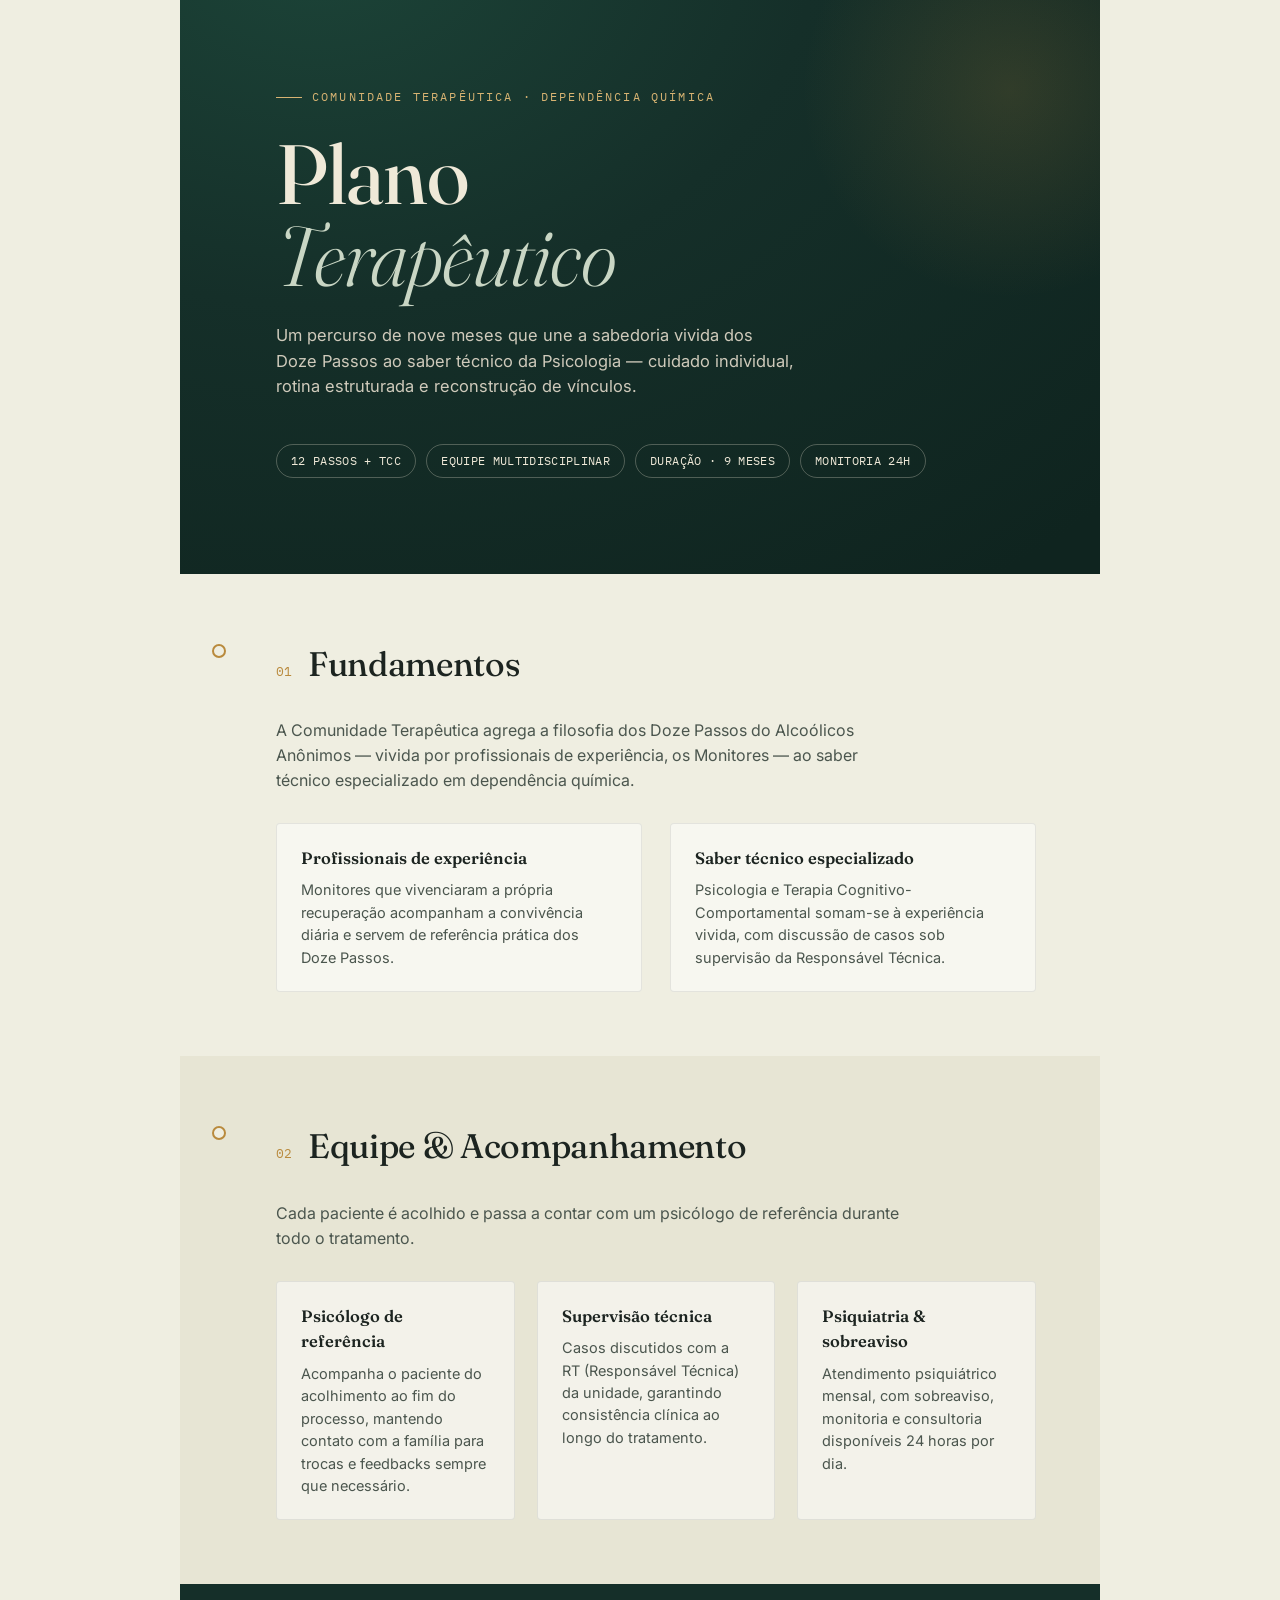
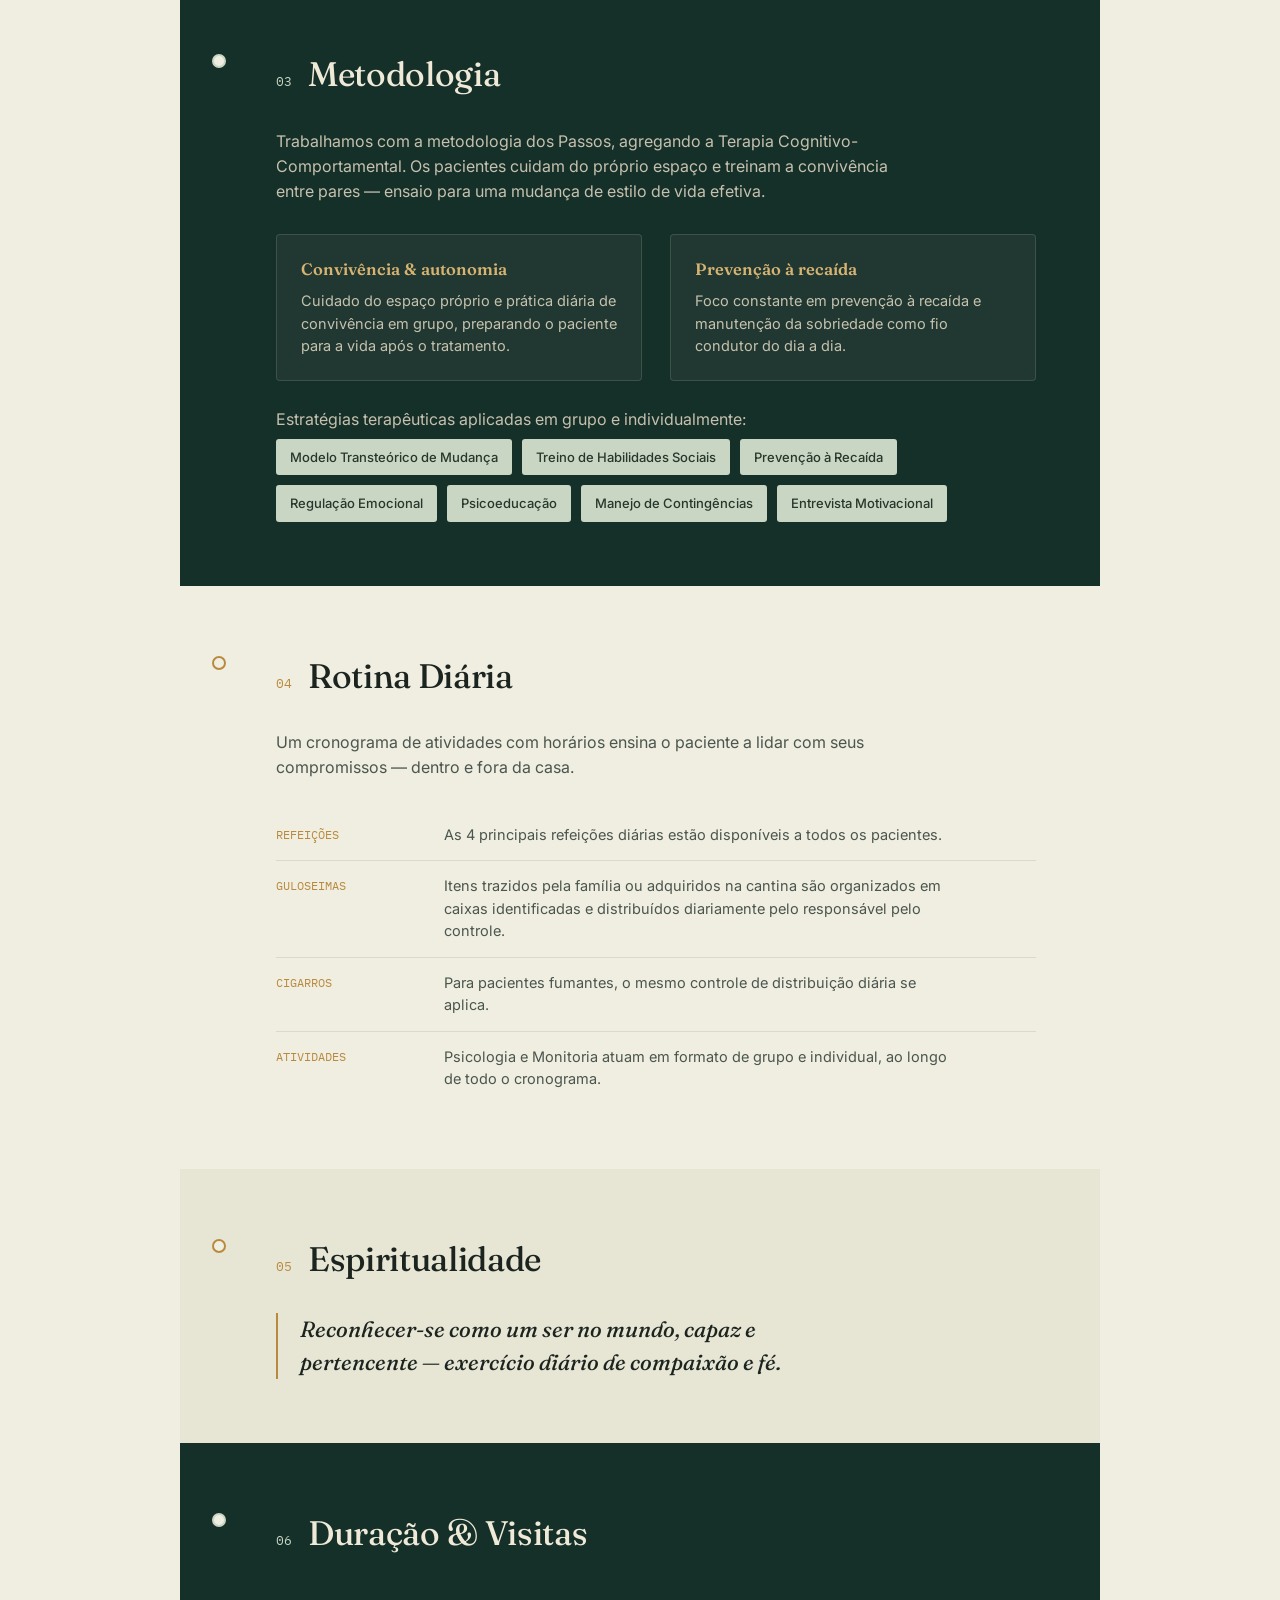
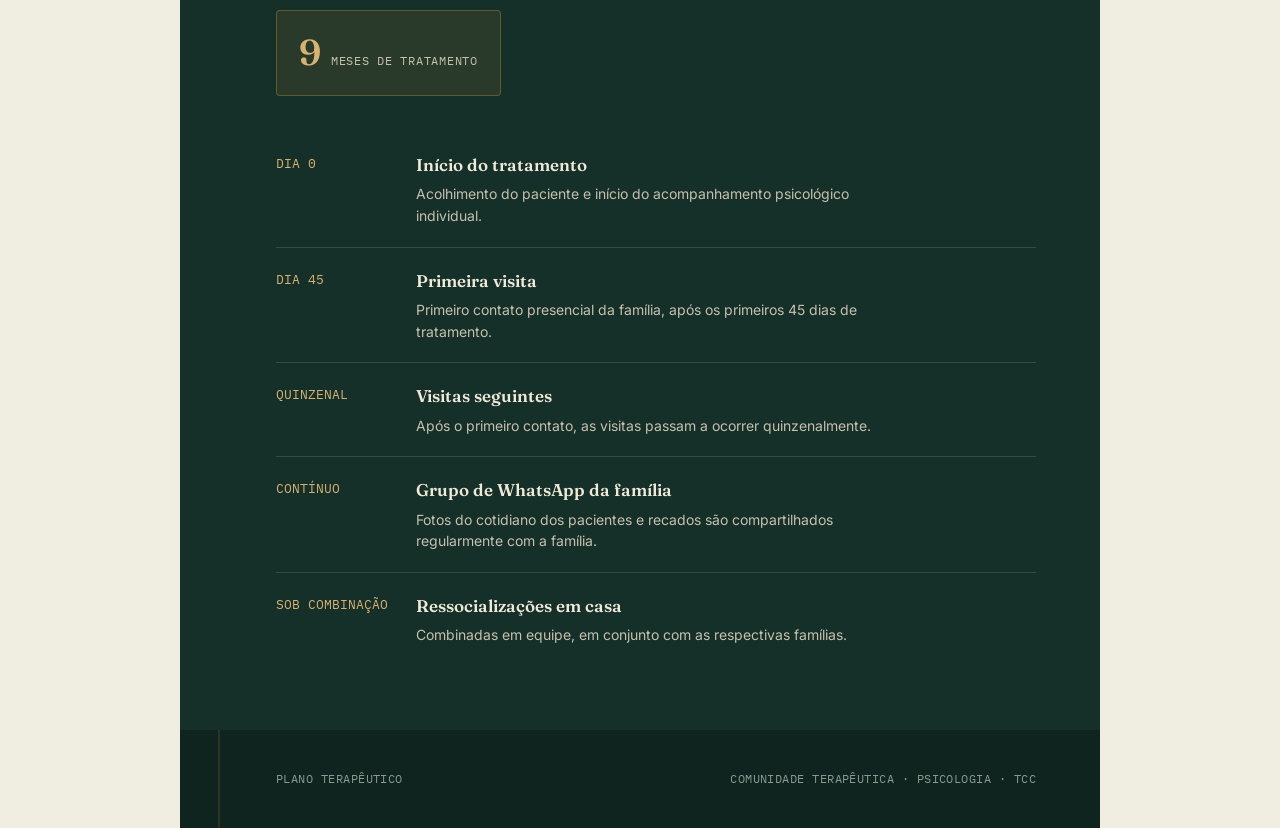
<file: imagens/unidades/RS/CT Masculino Unidade 1 - Porto Alegre - RS (Rosa dos Ventos)/18.html>
<!DOCTYPE html>
<html lang="pt-BR">
<head>
<meta charset="UTF-8">
<meta name="viewport" content="width=device-width, initial-scale=1.0">
<title>Plano Terapêutico</title>
<link rel="preconnect" href="https://fonts.googleapis.com">
<link href="https://fonts.googleapis.com/css2?family=Fraunces:ital,opsz,wght@0,9..144,300;0,9..144,450;0,9..144,600;1,9..144,450&family=Inter:wght@400;500;600&family=IBM+Plex+Mono:wght@400;500&display=swap" rel="stylesheet">
<style>
  :root{
    --bg-deep:#152F29;
    --bg-deep2:#0F241F;
    --paper:#EFEEE1;
    --paper2:#E7E5D4;
    --ink:#1C2420;
    --ink-soft:#4B564E;
    --gold:#B98A3D;
    --gold-soft:#D7B372;
    --sage:#7C9A82;
    --sage-light:#C9D6C4;
    --cream-on-dark:#EFE9D8;
  }
  *{box-sizing:border-box; margin:0; padding:0;}
  html{scroll-behavior:smooth;}
  body{
    background:var(--paper);
    color:var(--ink);
    font-family:'Inter', sans-serif;
    line-height:1.55;
    -webkit-font-smoothing:antialiased;
  }
  ::selection{background:var(--gold-soft); color:var(--ink);}

  .page{max-width:920px; margin:0 auto; position:relative;}

  /* ---------- root/vine spine ---------- */
  .spine{
    position:absolute; left:38px; top:0; bottom:0; width:2px;
    z-index:0;
  }
  .spine svg{position:sticky; top:0;}
  @media(max-width:720px){ .spine{left:20px;} }

  /* ---------- HERO ---------- */
  .hero{
    background:radial-gradient(120% 140% at 15% -10%, #1C4438 0%, var(--bg-deep) 45%, var(--bg-deep2) 100%);
    color:var(--cream-on-dark);
    padding:88px 64px 96px 96px;
    position:relative;
    overflow:hidden;
  }
  .hero::before{
    content:"";
    position:absolute; right:-120px; top:-120px; width:420px; height:420px;
    border-radius:50%;
    background:radial-gradient(circle, rgba(185,138,61,0.18) 0%, rgba(185,138,61,0) 70%);
  }
  .eyebrow{
    font-family:'IBM Plex Mono', monospace;
    font-size:12px; letter-spacing:.18em; text-transform:uppercase;
    color:var(--gold-soft);
    display:flex; align-items:center; gap:10px;
    margin-bottom:26px;
  }
  .eyebrow::before{content:""; width:26px; height:1px; background:var(--gold-soft);}
  h1.title{
    font-family:'Fraunces', serif;
    font-weight:450;
    font-size:clamp(48px,7vw,84px);
    line-height:0.98;
    letter-spacing:-0.01em;
    max-width:680px;
  }
  h1.title em{font-style:italic; font-weight:300; color:var(--sage-light);}
  .hero-sub{
    margin-top:26px; max-width:520px;
    font-size:16.5px; color:#CFCABB; font-weight:400;
  }
  .hero-tags{
    margin-top:44px; display:flex; flex-wrap:wrap; gap:10px;
  }
  .tag{
    font-family:'IBM Plex Mono', monospace; font-size:11.5px; letter-spacing:.03em;
    border:1px solid rgba(239,233,216,0.28);
    color:var(--cream-on-dark);
    padding:7px 14px; border-radius:100px;
  }

  /* ---------- SECTIONS ---------- */
  section{
    position:relative;
    padding:64px 64px 64px 96px;
  }
  section.on-paper{background:var(--paper);}
  section.on-paper2{background:var(--paper2);}
  @media(max-width:720px){
    section{padding:52px 24px 52px 60px;}
    .hero{padding:72px 24px 72px 60px;}
  }

  .node{
    position:absolute; left:32px; top:70px; width:14px; height:14px;
    border-radius:50%; background:var(--paper);
    border:2px solid var(--gold);
    z-index:2;
  }
  @media(max-width:720px){ .node{left:14px;} }

  .sec-head{display:flex; align-items:baseline; gap:16px; margin-bottom:28px;}
  .sec-num{
    font-family:'IBM Plex Mono', monospace; color:var(--gold); font-size:13px;
  }
  h2{
    font-family:'Fraunces', serif; font-weight:450; font-size:clamp(26px,3.4vw,34px);
    letter-spacing:-0.01em;
  }
  .lede{
    max-width:640px; color:var(--ink-soft); font-size:16px; margin-bottom:30px;
  }

  .grid-2{display:grid; grid-template-columns:1fr 1fr; gap:28px;}
  .grid-3{display:grid; grid-template-columns:repeat(3,1fr); gap:22px;}
  @media(max-width:720px){ .grid-2, .grid-3{grid-template-columns:1fr;} }

  .card{
    background:rgba(255,255,255,0.5);
    border:1px solid rgba(28,36,32,0.09);
    border-radius:4px;
    padding:22px 24px;
  }
  .card h3{
    font-family:'Fraunces', serif; font-weight:600; font-size:16.5px; margin-bottom:8px;
  }
  .card p{font-size:14.5px; color:var(--ink-soft);}

  .pill-list{display:flex; flex-wrap:wrap; gap:10px; margin-top:8px;}
  .pill{
    font-size:13px; padding:8px 14px; background:var(--sage-light);
    color:#26372B; border-radius:3px; font-weight:500;
  }

  /* dark strip for methodology */
  .dark-strip{
    background:var(--bg-deep); color:var(--cream-on-dark);
  }
  .dark-strip .lede{color:#C6C1AE;}
  .dark-strip .card{
    background:rgba(239,233,216,0.05);
    border:1px solid rgba(239,233,216,0.14);
  }
  .dark-strip .card h3{color:var(--gold-soft);}
  .dark-strip .card p{color:#C6C1AE;}
  .dark-strip .sec-num{color:var(--sage-light);}

  .routine-row{
    display:flex; align-items:flex-start; gap:18px; padding:14px 0;
    border-bottom:1px solid rgba(28,36,32,0.1);
  }
  .routine-row:last-child{border-bottom:none;}
  .routine-tag{
    font-family:'IBM Plex Mono', monospace; font-size:12px; color:var(--gold);
    min-width:150px; padding-top:2px;
  }
  .routine-row p{font-size:14.5px; color:var(--ink-soft); max-width:520px;}

  blockquote{
    font-family:'Fraunces', serif; font-style:italic; font-weight:450;
    font-size:22px; line-height:1.5; color:var(--ink);
    max-width:560px; margin-top:6px;
    border-left:2px solid var(--gold); padding-left:22px;
  }

  /* ---------- TIMELINE ---------- */
  .timeline{position:relative; margin-top:36px;}
  .t-item{
    display:grid; grid-template-columns:120px 1fr; gap:20px;
    padding:20px 0; border-top:1px solid rgba(239,233,216,0.15);
  }
  .t-item:first-child{border-top:none;}
  .t-time{font-family:'IBM Plex Mono', monospace; font-size:13px; color:var(--gold-soft); padding-top:2px;}
  .t-body h4{font-family:'Fraunces', serif; font-weight:600; font-size:17px; margin-bottom:5px;}
  .t-body p{font-size:14px; color:#C6C1AE; max-width:480px;}

  .duration-badge{
    display:inline-flex; align-items:baseline; gap:10px;
    background:rgba(185,138,61,0.12); border:1px solid rgba(185,138,61,0.4);
    padding:14px 22px; border-radius:4px; margin-top:22px;
  }
  .duration-badge .num{font-family:'Fraunces', serif; font-size:36px; color:var(--gold-soft); font-weight:600;}
  .duration-badge .lbl{font-family:'IBM Plex Mono', monospace; font-size:12px; letter-spacing:.06em; color:#C6C1AE; text-transform:uppercase;}

  footer{
    background:var(--bg-deep2); color:#8A9A8F;
    padding:40px 64px 40px 96px;
    font-family:'IBM Plex Mono', monospace; font-size:11.5px; letter-spacing:.04em;
    display:flex; justify-content:space-between; flex-wrap:wrap; gap:10px;
  }
  @media(max-width:720px){ footer{padding:32px 24px 32px 60px;} }
</style>
</head>
<body>
<div class="page">

  <div class="spine">
    <svg width="2" height="100%" style="position:absolute; left:0; top:0;">
      <line x1="1" y1="0" x2="1" y2="100%" stroke="#B98A3D" stroke-opacity="0.35" stroke-width="1"/>
    </svg>
  </div>

  <!-- HERO -->
  <div class="hero">
    <div class="eyebrow">Comunidade Terapêutica · Dependência Química</div>
    <h1 class="title">Plano<br><em>Terapêutico</em></h1>
    <p class="hero-sub">Um percurso de nove meses que une a sabedoria vivida dos Doze Passos ao saber técnico da Psicologia — cuidado individual, rotina estruturada e reconstrução de vínculos.</p>
    <div class="hero-tags">
      <span class="tag">12 PASSOS + TCC</span>
      <span class="tag">EQUIPE MULTIDISCIPLINAR</span>
      <span class="tag">DURAÇÃO · 9 MESES</span>
      <span class="tag">MONITORIA 24H</span>
    </div>
  </div>

  <!-- 01 FUNDAMENTOS -->
  <section class="on-paper">
    <div class="node"></div>
    <div class="sec-head"><span class="sec-num">01</span><h2>Fundamentos</h2></div>
    <p class="lede">A Comunidade Terapêutica agrega a filosofia dos Doze Passos do Alcoólicos Anônimos — vivida por profissionais de experiência, os Monitores — ao saber técnico especializado em dependência química.</p>
    <div class="grid-2">
      <div class="card">
        <h3>Profissionais de experiência</h3>
        <p>Monitores que vivenciaram a própria recuperação acompanham a convivência diária e servem de referência prática dos Doze Passos.</p>
      </div>
      <div class="card">
        <h3>Saber técnico especializado</h3>
        <p>Psicologia e Terapia Cognitivo-Comportamental somam-se à experiência vivida, com discussão de casos sob supervisão da Responsável Técnica.</p>
      </div>
    </div>
  </section>

  <!-- 02 EQUIPE -->
  <section class="on-paper2">
    <div class="node"></div>
    <div class="sec-head"><span class="sec-num">02</span><h2>Equipe &amp; Acompanhamento</h2></div>
    <p class="lede">Cada paciente é acolhido e passa a contar com um psicólogo de referência durante todo o tratamento.</p>
    <div class="grid-3">
      <div class="card">
        <h3>Psicólogo de referência</h3>
        <p>Acompanha o paciente do acolhimento ao fim do processo, mantendo contato com a família para trocas e feedbacks sempre que necessário.</p>
      </div>
      <div class="card">
        <h3>Supervisão técnica</h3>
        <p>Casos discutidos com a RT (Responsável Técnica) da unidade, garantindo consistência clínica ao longo do tratamento.</p>
      </div>
      <div class="card">
        <h3>Psiquiatria &amp; sobreaviso</h3>
        <p>Atendimento psiquiátrico mensal, com sobreaviso, monitoria e consultoria disponíveis 24 horas por dia.</p>
      </div>
    </div>
  </section>

  <!-- 03 METODOLOGIA -->
  <section class="dark-strip">
    <div class="node" style="border-color:var(--sage-light);"></div>
    <div class="sec-head"><span class="sec-num">03</span><h2>Metodologia</h2></div>
    <p class="lede">Trabalhamos com a metodologia dos Passos, agregando a Terapia Cognitivo-Comportamental. Os pacientes cuidam do próprio espaço e treinam a convivência entre pares — ensaio para uma mudança de estilo de vida efetiva.</p>
    <div class="grid-2">
      <div class="card">
        <h3>Convivência &amp; autonomia</h3>
        <p>Cuidado do espaço próprio e prática diária de convivência em grupo, preparando o paciente para a vida após o tratamento.</p>
      </div>
      <div class="card">
        <h3>Prevenção à recaída</h3>
        <p>Foco constante em prevenção à recaída e manutenção da sobriedade como fio condutor do dia a dia.</p>
      </div>
    </div>
    <p class="lede" style="margin-top:26px; margin-bottom:6px;">Estratégias terapêuticas aplicadas em grupo e individualmente:</p>
    <div class="pill-list">
      <span class="pill">Modelo Transteórico de Mudança</span>
      <span class="pill">Treino de Habilidades Sociais</span>
      <span class="pill">Prevenção à Recaída</span>
      <span class="pill">Regulação Emocional</span>
      <span class="pill">Psicoeducação</span>
      <span class="pill">Manejo de Contingências</span>
      <span class="pill">Entrevista Motivacional</span>
    </div>
  </section>

  <!-- 04 ROTINA -->
  <section class="on-paper">
    <div class="node"></div>
    <div class="sec-head"><span class="sec-num">04</span><h2>Rotina Diária</h2></div>
    <p class="lede">Um cronograma de atividades com horários ensina o paciente a lidar com seus compromissos — dentro e fora da casa.</p>
    <div class="routine-row">
      <span class="routine-tag">REFEIÇÕES</span>
      <p>As 4 principais refeições diárias estão disponíveis a todos os pacientes.</p>
    </div>
    <div class="routine-row">
      <span class="routine-tag">GULOSEIMAS</span>
      <p>Itens trazidos pela família ou adquiridos na cantina são organizados em caixas identificadas e distribuídos diariamente pelo responsável pelo controle.</p>
    </div>
    <div class="routine-row">
      <span class="routine-tag">CIGARROS</span>
      <p>Para pacientes fumantes, o mesmo controle de distribuição diária se aplica.</p>
    </div>
    <div class="routine-row">
      <span class="routine-tag">ATIVIDADES</span>
      <p>Psicologia e Monitoria atuam em formato de grupo e individual, ao longo de todo o cronograma.</p>
    </div>
  </section>

  <!-- 05 ESPIRITUALIDADE -->
  <section class="on-paper2">
    <div class="node"></div>
    <div class="sec-head"><span class="sec-num">05</span><h2>Espiritualidade</h2></div>
    <blockquote>Reconhecer-se como um ser no mundo, capaz e pertencente — exercício diário de compaixão e fé.</blockquote>
  </section>

  <!-- 06 DURAÇÃO E VISITAS -->
  <section class="dark-strip">
    <div class="node" style="border-color:var(--sage-light);"></div>
    <div class="sec-head"><span class="sec-num">06</span><h2>Duração &amp; Visitas</h2></div>
    <div class="duration-badge">
      <span class="num">9</span>
      <span class="lbl">meses de tratamento</span>
    </div>
    <div class="timeline">
      <div class="t-item">
        <span class="t-time">DIA 0</span>
        <div class="t-body">
          <h4>Início do tratamento</h4>
          <p>Acolhimento do paciente e início do acompanhamento psicológico individual.</p>
        </div>
      </div>
      <div class="t-item">
        <span class="t-time">DIA 45</span>
        <div class="t-body">
          <h4>Primeira visita</h4>
          <p>Primeiro contato presencial da família, após os primeiros 45 dias de tratamento.</p>
        </div>
      </div>
      <div class="t-item">
        <span class="t-time">QUINZENAL</span>
        <div class="t-body">
          <h4>Visitas seguintes</h4>
          <p>Após o primeiro contato, as visitas passam a ocorrer quinzenalmente.</p>
        </div>
      </div>
      <div class="t-item">
        <span class="t-time">CONTÍNUO</span>
        <div class="t-body">
          <h4>Grupo de WhatsApp da família</h4>
          <p>Fotos do cotidiano dos pacientes e recados são compartilhados regularmente com a família.</p>
        </div>
      </div>
      <div class="t-item">
        <span class="t-time">SOB COMBINAÇÃO</span>
        <div class="t-body">
          <h4>Ressocializações em casa</h4>
          <p>Combinadas em equipe, em conjunto com as respectivas famílias.</p>
        </div>
      </div>
    </div>
  </section>

  <footer>
    <span>PLANO TERAPÊUTICO</span>
    <span>COMUNIDADE TERAPÊUTICA · PSICOLOGIA · TCC</span>
  </footer>

</div>
</body>
</html>
</file>
